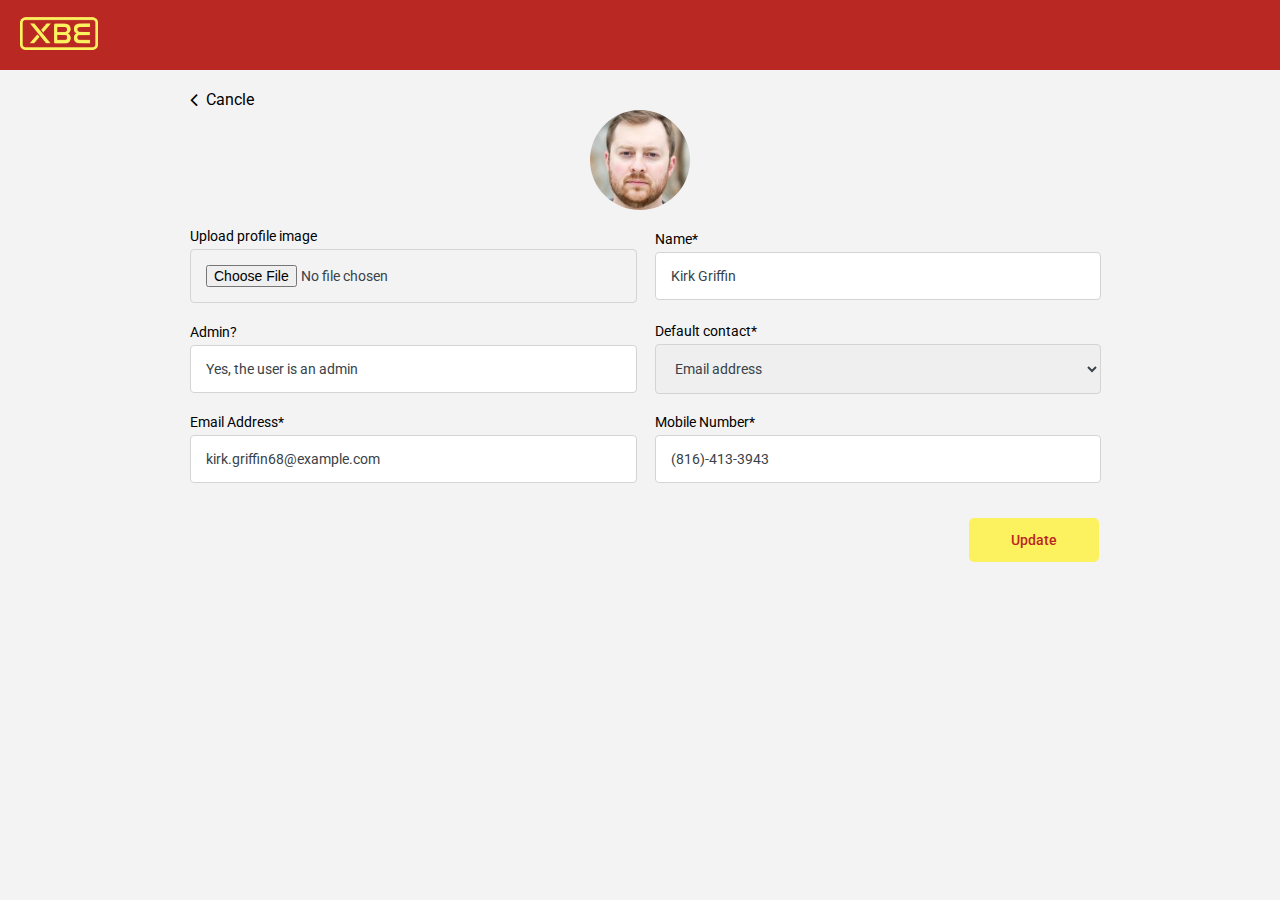
<file: profileEdit.html>
<!DOCTYPE html>
<html>
<head>
    <meta charset="UTF-8">
    <meta name="viewport" content="width=device-width, initial-scale=1.0">
    <title>Profile Edit Hashcookies</title>
    <link href="https://fonts.googleapis.com/css?family=Roboto:400,500" rel="stylesheet">
    <link rel="stylesheet" href="https://maxcdn.bootstrapcdn.com/font-awesome/4.7.0/css/font-awesome.min.css">
    <link rel="stylesheet" href="style.css">
</head>
<body>
    <div class="grid">      
        <header>
            <div class="back"><i class="fa fa-angle-left fa-lg" aria-hidden="true"></i>&nbsp;&nbsp;Cancle</div>
            <div class="center "><img class="logo-img" src="./images/xbeLogo.png" alt="xbeLogo"></div>
            <div class="forword">Save&nbsp;&nbsp;<i class="fa fa-angle-right fa-lg" aria-hidden="true"></i></div>
        </header>
        <div class="wrapper">

            <div class="pagetitle">
                <div class="back" style="padding-left: 50px;"><i class="fa fa-angle-left fa-lg" aria-hidden="true"></i>&nbsp;&nbsp;Cancle</div>
            </div>
            <div class="profile-img">
                <img class="user-img" src="./images/kirk.jpg" alt="User-image">
            </div>
            <div class="inputfields">
                <form action="post">
                    <div class="inputbox ">
                        <label for="file">Upload profile image</label><br>
                        <input type="file" name="file" value="">
                    </div>
                    <div class="inputbox ">
                        <label for="name">Name*</label><br>
                        <input type="text" name="name" value="Kirk Griffin" placeholder="Full name" required="required">
                    </div>
                    <div class="inputbox name">
                        <label for="admin">Admin?</label><br>
                        <input type="text" name="admin" value="Yes, the user is an admin" placeholder="Write here" required="required">
                    </div>
                    <div class="inputbox ">
                        <label for="contact">Default contact*</label><br>
                        <select name="contact" >
                            <option value="email" selected="selected">Email address</option>
                            <option value="email">Mobile number</option>
                        </select>
                    </div>
                    <div class="inputbox ">
                        <label for="email">Email Address*</label><br>
                        <input type="email" name="email" value="kirk.griffin68@example.com" placeholder="Email address" required="required">
                    </div>
                    <div class="inputbox ">
                        <label for="mobile">Mobile Number*</label><br>
                        <input type="text" name="mobile" value="(816)-413-3943" placeholder="Mobile number" required="required">
                    </div>
                    <div class="submitbtn">
                        <br>
                        <input type="submit" name="Update" value="Update">
                    </div>
                </form>
            </div>
        </div>
    </div>
</body>
</html>
</file>
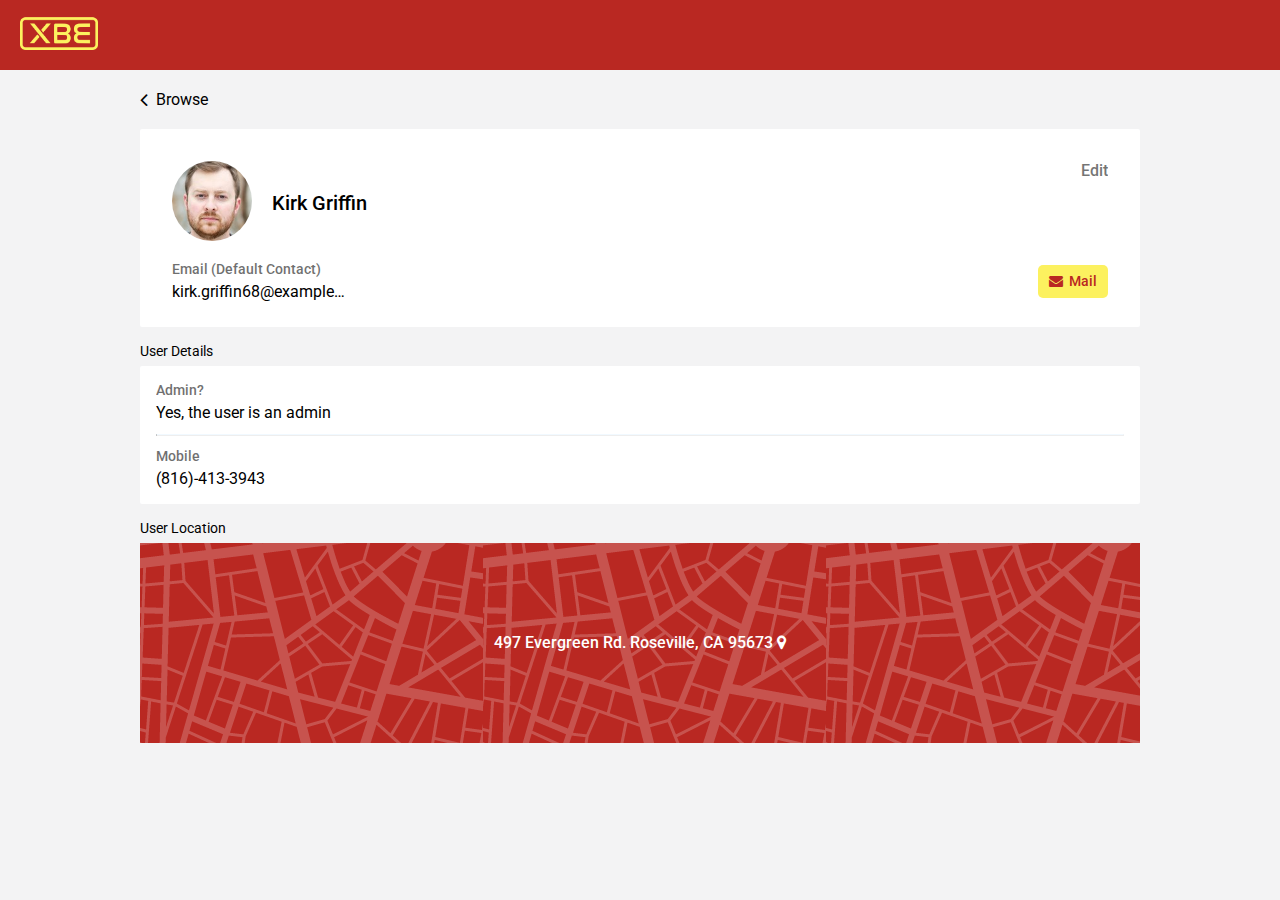
<file: profileview.html>
<!DOCTYPE html>
<html>
<head>
    <meta charset="UTF-8">
    <meta name="viewport" content="width=device-width, initial-scale=1.0">
    <title>Profile View Hashcookies</title>
    <link href="https://fonts.googleapis.com/css?family=Roboto:400,500" rel="stylesheet">
    <link rel="stylesheet" href="https://maxcdn.bootstrapcdn.com/font-awesome/4.7.0/css/font-awesome.min.css">
    <link rel="stylesheet" href="style.css">
</head>
<body>
    <div class="grid">      
        <header>
            <div class="back"><i class="fa fa-angle-left fa-lg" aria-hidden="true"></i>&nbsp;&nbsp;Browse</div>
            <div class="center "><img class="logo-img" src="./images/xbeLogo.png" alt="xbeLogo"></div>
            <div class="forword"></div>
        </header>
        <div class="wrapper">
            <div class="pagetitle">
                <div class="back"><i class="fa fa-angle-left fa-lg" aria-hidden="true"></i>&nbsp;&nbsp;Browse</div>
                <div class="title"></div>
            </div>
            <br>
            <div class="deskprofileview">
                <div class="profile">
                    <div class="profileImg">
                        <img src="./images/kirk.jpg" width="80" height="80" alt="Profile-img">
                    </div>
                    <div class="username">Kirk Griffin</div>
                    <div class="edit">Edit</div>
                </div>
                <div class="default">                        
                    <div class="defaultContact">
                        <div class="textLabel">Email (Default Contact) </div>
                        <div class="textDetails email">kirk.griffin68@example.com </div>
                    </div>
                    <div class="contactButton">
                        <div class="yellowButton"><i class="fa fa-envelope" aria-hidden="true"></i>&nbsp;&nbsp;Mail</div>
                    </div>                    
                </div>
            </div>
            <div class="userDetails">
                <div class="headText">User Details</div>
                <div class="box">
                    <div class="textLabel">Admin?</div>
                    <div class="textDetails">Yes, the user is an admin </div>
                    <hr class="textgap">
                    <div class="mobile">
                        <div class="number">                            
                            <div class="textLabel">Mobile</div>
                            <div class="textDetails">(816)-413-3943</div>
                        </div>
                        <div class="call">
                            <div class="yellowButton"><i class="fa fa-phone fa-lg" aria-hidden="true"></i>&nbsp;&nbsp;Call</div>
                        </div>
                        <div class="text">
                            <div class="yellowButton"><i class="fa fa-mobile fa-lg" aria-hidden="true"></i>&nbsp;&nbsp;Text</div>
                        </div>

                    </div>
                </div>
            </div>            
            <div class="map">
                <div class="headText">User Location</div>
                <div class="imgmap">
                    497 Evergreen Rd. Roseville, CA 95673 <i class="fa fa-map-marker" aria-hidden="true"></i>
                </div>
            </div>
            <br><br>
        </div>
    </div>
</body>
</html>
</file>
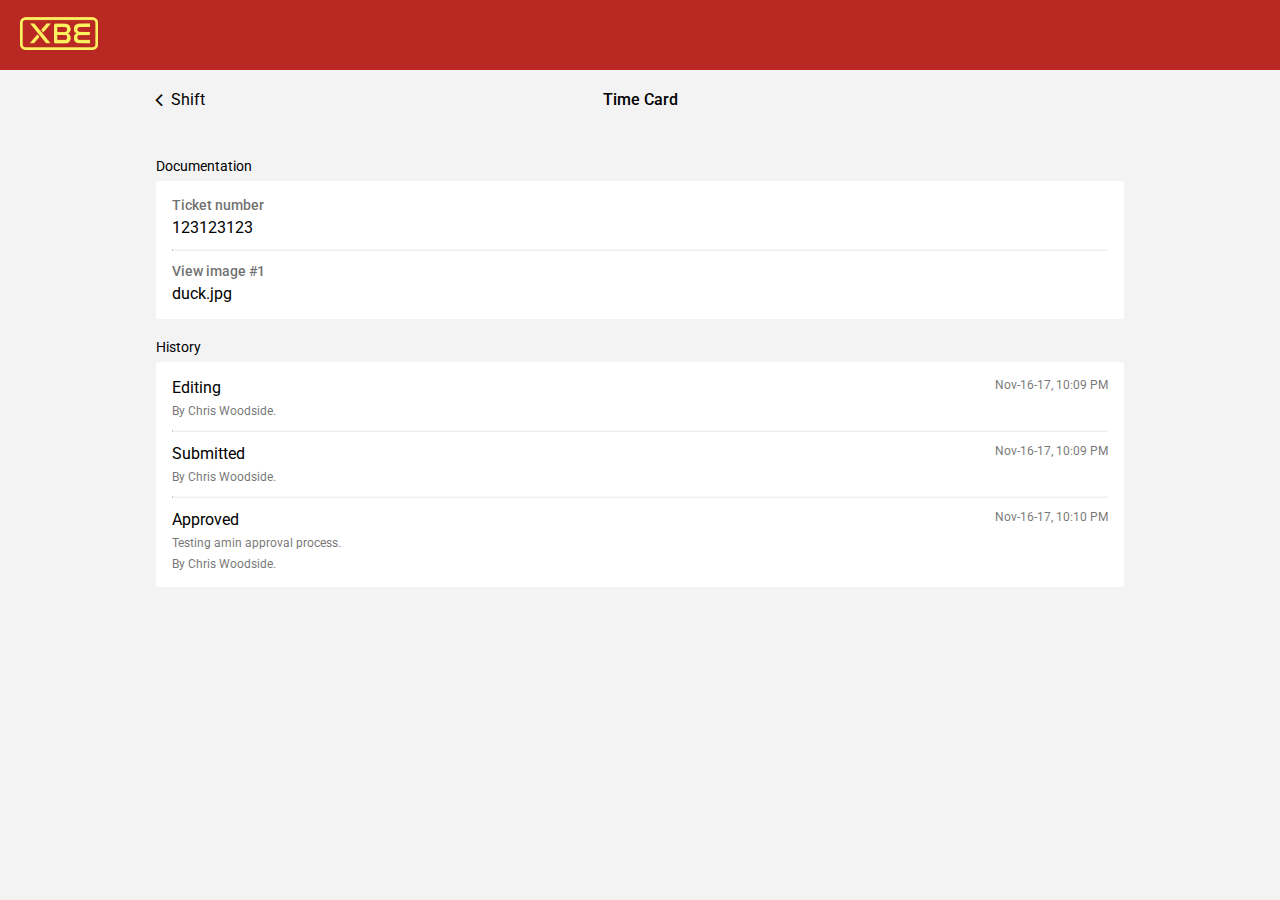
<file: timecard.html>
<!DOCTYPE html>
<html>
<head>
    <meta charset="UTF-8">
    <meta name="viewport" content="width=device-width, initial-scale=1.0">
    <title>Time Card Hashcookies</title>
    <link href="https://fonts.googleapis.com/css?family=Roboto:400,500" rel="stylesheet">
    <link rel="stylesheet" href="https://maxcdn.bootstrapcdn.com/font-awesome/4.7.0/css/font-awesome.min.css">
    <link rel="stylesheet" href="style.css">
</head>
<body>
    <div class="grid">      
        <header>
            <div class="back"><i class="fa fa-angle-left fa-lg" aria-hidden="true"></i>&nbsp;&nbsp;Shift</div>
            <div class="center "><img class="logo-img" src="./images/xbeLogo.png" alt="xbeLogo"></div>
            <div class="forword"></div>
        </header>
        <div class="wrapper">

            <div class="pagetitle">
                <div class="back" style="padding-left: 15px;"><i class="fa fa-angle-left fa-lg" aria-hidden="true"></i>&nbsp;&nbsp;Shift</div>
                <div class="title">Time Card</div>
            </div>
            <br>
            <div class="documentation">
                    <div class="headText">Documentation</div>
                    <div class="box">
                        <div class="textLabel">Ticket number</div>
                        <div class="textDetails">123123123</div>
                        <hr class="textgap">
                        <div class="textLabel">View image #1</div>
                        <div class="textDetails">duck.jpg</div>
                    </div>
                </div>
                <div class="history">
                    <div class="headText">History</div>
                    <div class="box">
                        <div>                           
                            <span class="timecardStatus">Editing</span>
                            <span class="timecarddate">Nov-16-17, 10:09 PM</span>
                        </div>
                        <div class="timecardchangeby">By Chris Woodside.</div>
                        <hr class="textgap">

                        <div>                           
                            <span class="timecardStatus">Submitted</span>
                            <span class="timecarddate">Nov-16-17, 10:09 PM</span>
                        </div>
                        <div class="timecardchangeby">By Chris Woodside.</div>
                        <hr class="textgap">

                        <div>                           
                            <span class="timecardStatus">Approved</span>
                            <span class="timecarddate">Nov-16-17, 10:10 PM</span>
                        </div>
                        <div class="timecardchangeby">Testing amin approval process.</div>
                        <div class="timecardchangeby">By Chris Woodside.</div>
                    </div>
                </div>
        </div>
    </div>
</body>
</html>
</file>
<file: style.css>
*{
	margin: 0px;
	padding: 0px;
	font-family: 'Roboto', sans-serif;
}
body{
	background: #F3F3F4;
}
.box{
	padding: 16px;
	background: white;
	border-radius: 2px;
}
.textgap{
	margin: 12px 0px;
	border-top: 1px solid #F1F9FF;
}
.headText{
	font-size: 14px;
	margin-bottom: 7px;
}
.textLabel{
	font-size: 14px;
	font-weight: 500;
	opacity: 0.56;
	margin-bottom: 5px;
}
.textDetails{
	font-size: 16px;
	font-weight: 400;
}



.grid{
	/*display: grid;*/
}
header{
	width: 100%;
	height: 70px;
	background: #B92822;
}

@media screen and (min-width: 997px){

	header .back{
		display: none;
	}
	header .forword{
		display: none;
	}
	.call, .text{
		display: none;
	}
	
}

.logo-img{
	margin: 14px;
}
.wrapper{
	max-width: 1000px;
	margin: 0px auto;
}

.pagetitle{
	padding: 20px 0px 20px 0px;
}
.wrapper .pagetitle .back{
	text-align: left;
	display: inline-block;
	position: absolute;
}

.wrapper .pagetitle .title{
	text-align: center;
	font-weight: 500;
	font-size: 16px;
}

.profile-img{
	text-align: center;
}
.user-img{
	width: 100px;
	height: 100px;
	border-radius: 50%;
	margin: 0px auto;
}

.inputfields{
	padding: 10px;
	padding-left: 50px;
}
.inputbox{
	margin-bottom: 16px;
	display: inline-block;
	max-width: 49%;
	width: 100%;
}
.inputbox label{
	font-size: 14px;
	line-height: 25px;
}

.inputbox input, .inputbox select{
	width: 90%;
	border-radius: 4px;
	border: 1px solid #D4D4D4;
	padding: 15px;
	color: #384248;
	font-size: 14px;
}

.inputbox select{
	width: 97% !important;
}


.submitbtn{
	text-align: right;
	padding-right: 31px;
}

.submitbtn input{
	background: #FCF15F;
	color: #B92822;
	border: none;
	padding: 14px 42px;
	font-size: 14px;
	font-weight: 500;
	border-radius: 5px;
}

.documentation{
	padding: 10px 16px;
	margin: 0px auto;
}

.history{
	padding: 10px 16px;
	max-width: 1000px;
	margin: 0px auto;
}

.timecardStatus{
	font-size: 16px;
	float: left;

}
.timecarddate{
	font-size: 12px;
	opacity: 0.54;
	float: right;

}
.timecardchangeby{
	font-size: 12px;
	opacity: 0.54;
	clear: both;
	padding-top: 7px;
}

.deskprofileview{
	padding: 16px;
	background: white;
	border-radius: 2px;
}

.profile{
	display: grid;
	margin: 16px 16px;	
	grid-template-columns: 100px 1fr 1fr;
	grid-template-areas:
	"profileImg username edit" ;
}
.profileImg{
	grid-area: profileImg;
	align-self: center;
	justify-self: left;
}

.profileImg img{
	border-radius: 50%;
}
.username{
	grid-area: username;
	align-self: center;
	font-size: 20px;
	font-weight: 500;
}	
.edit{
	grid-area: edit;
	font-weight: 500;
	align-self: top;
	justify-self: right;
	opacity: .54;
}
.default{
	display: grid;
	grid-template-columns: 1fr 1fr;
	grid-template-areas:
	"defaultContact contactButton";
	margin: 10px 16px;
	
}
.defaultContact{
	grid-area: defaultContact;
}
.defaultContact .email{
	width: 11em; 
	overflow: hidden; 
	text-overflow: ellipsis; 
	white-space: nowrap;
}
.contactButton{
	grid-area: contactButton;
	align-self: center;
	justify-self: right;
}

.yellowButton{
	background: #FCF15F;
	color: #B92822;
	font-weight: 500;
	font-size: 14px;
	width: 70px;
	height: 33px;
	text-align: center;
	border-radius: 5px;
	line-height: 33px;
}

.mobile{
	display: grid;
	grid-template-columns: 1fr 1fr 1fr;
	grid-template-areas:
	" number call   text";
}

.number{
	grid-area: number;
}
.call{
	grid-area: call;
	align-self: end;
	justify-self: right;
}
.text{
	grid-area: text;
	align-self: end;
	justify-self: right;
}
.map img{
	width: 100%;
}

.imgmap{
	background: url('./images/map.png');
	width: 100%;
	height: 200px;
	color: white;
	font-weight: 500;
	text-align: center;
	line-height: 200px;
}
.userDetails, .map {
	margin-top: 16px;
}


@media screen and (max-width: 996px){


	header{	
		display: grid;
		grid-template-columns: 1fr 100px 1fr;
		grid-template-areas: 
		"back center forword ";
	}

	.back{
		grid-area: back;
		color: white;
		align-self: center;
		justify-self: left;
		padding: 0px 16px;
	}
	.center{
		grid-area: center;
		align-self: center;
		justify-self: center;
	}
	.forword{
		grid-area: forword;
		color: #FCF15F;
		align-self: center;
		justify-self: right;
		padding: 0px 16px;
	}


	.pagetitle .back, .pagetitle{
		display: none;
	}

	.inputfields{
		padding-left: 4%;
	}
	.inputbox{
		margin-bottom: 16px;
		display: inline-block;
		max-width: 100%;
		width: 100%;
	}
	.inputbox label{
		font-size: 12px;
		line-height: 25px;
	}

	.submitbtn{
		display: none;
	}
	.deskprofileview{
		background: none;	
	}

	.default{
		margin: 0px;
		background: white;
		padding: 16px;
		-webkit-box-shadow: 0px 2px 2px 0px rgba(0,0,0,0.16);
		-moz-box-shadow: 0px 2px 2px 0px rgba(0,0,0,0.16);
		box-shadow: 0px 2px 2px 0px rgba(0,0,0,0.16);
	}
	.edit{
		align-self: center;
	}
	
	.userDetails, .map, .deskprofileview{
		padding: 0px 16px;
	}
	.profile-img{
		padding-top: 20px;
	}	
}
</file>
